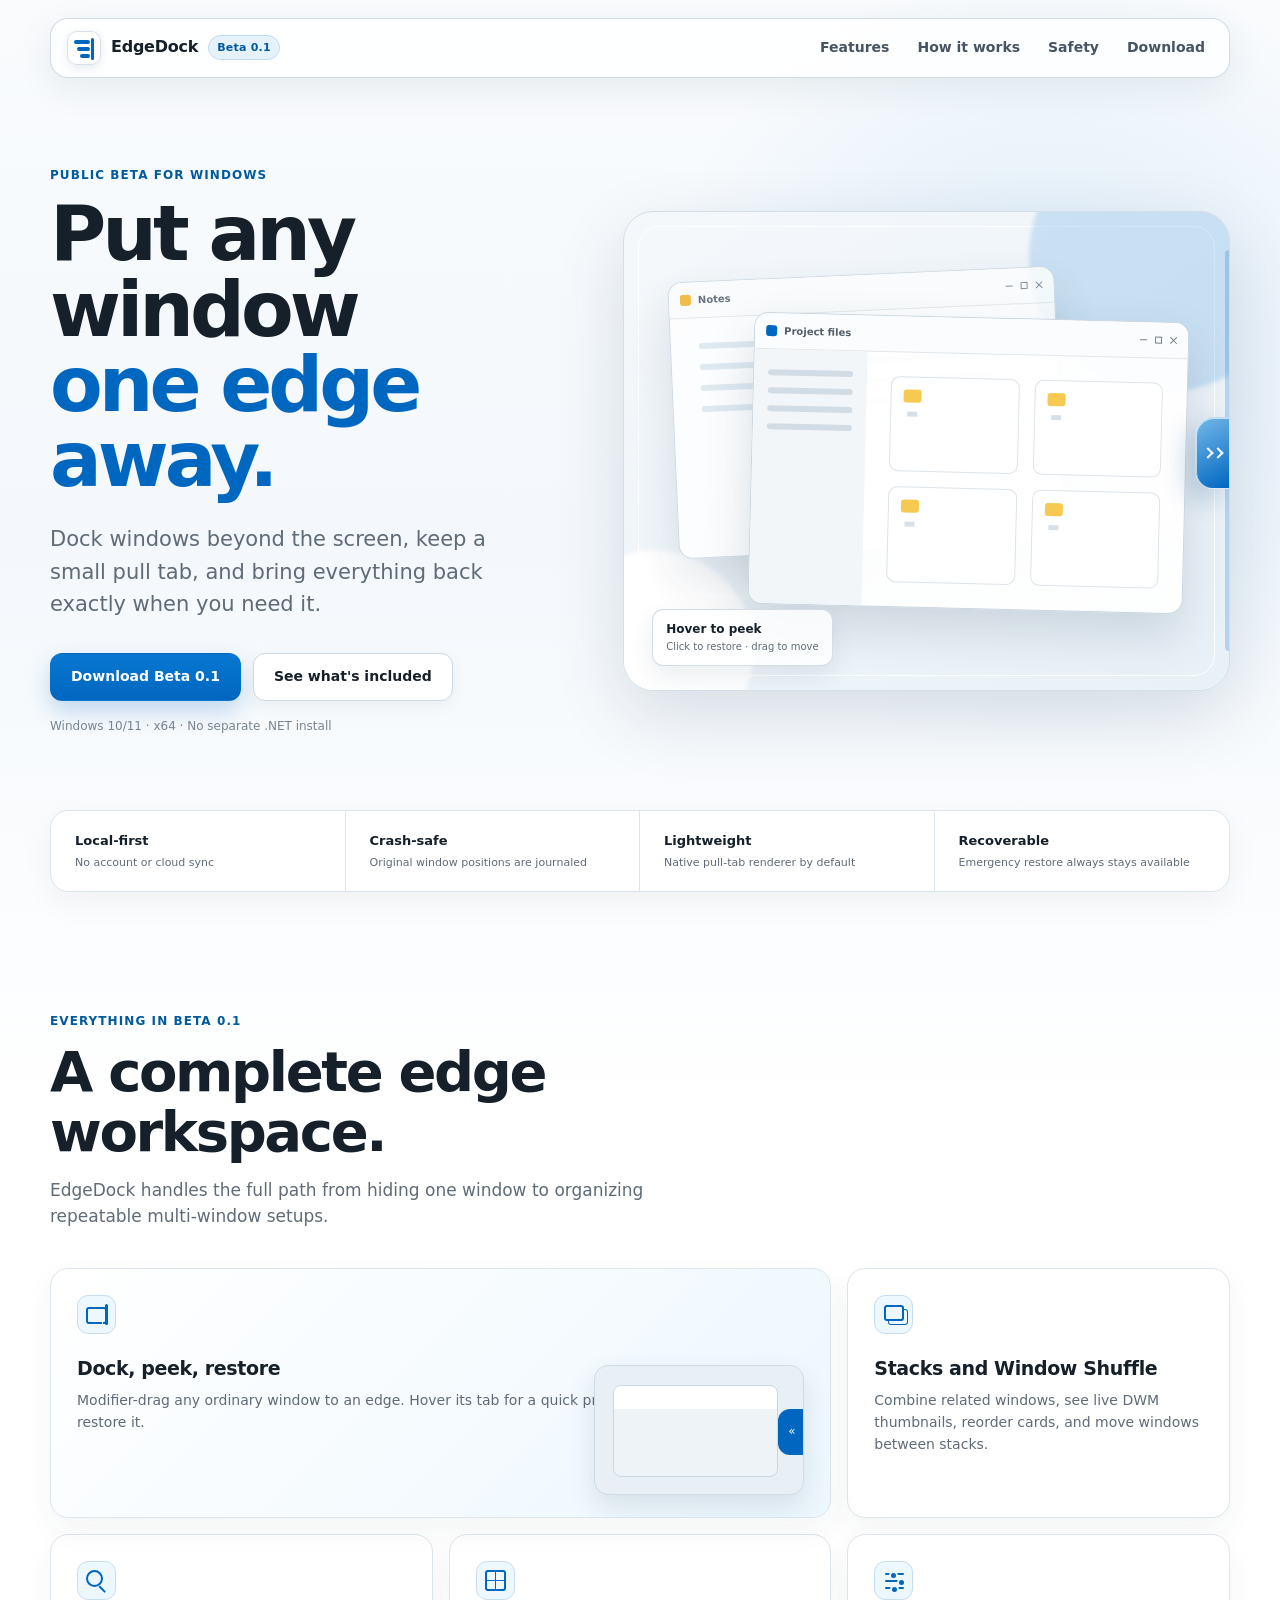
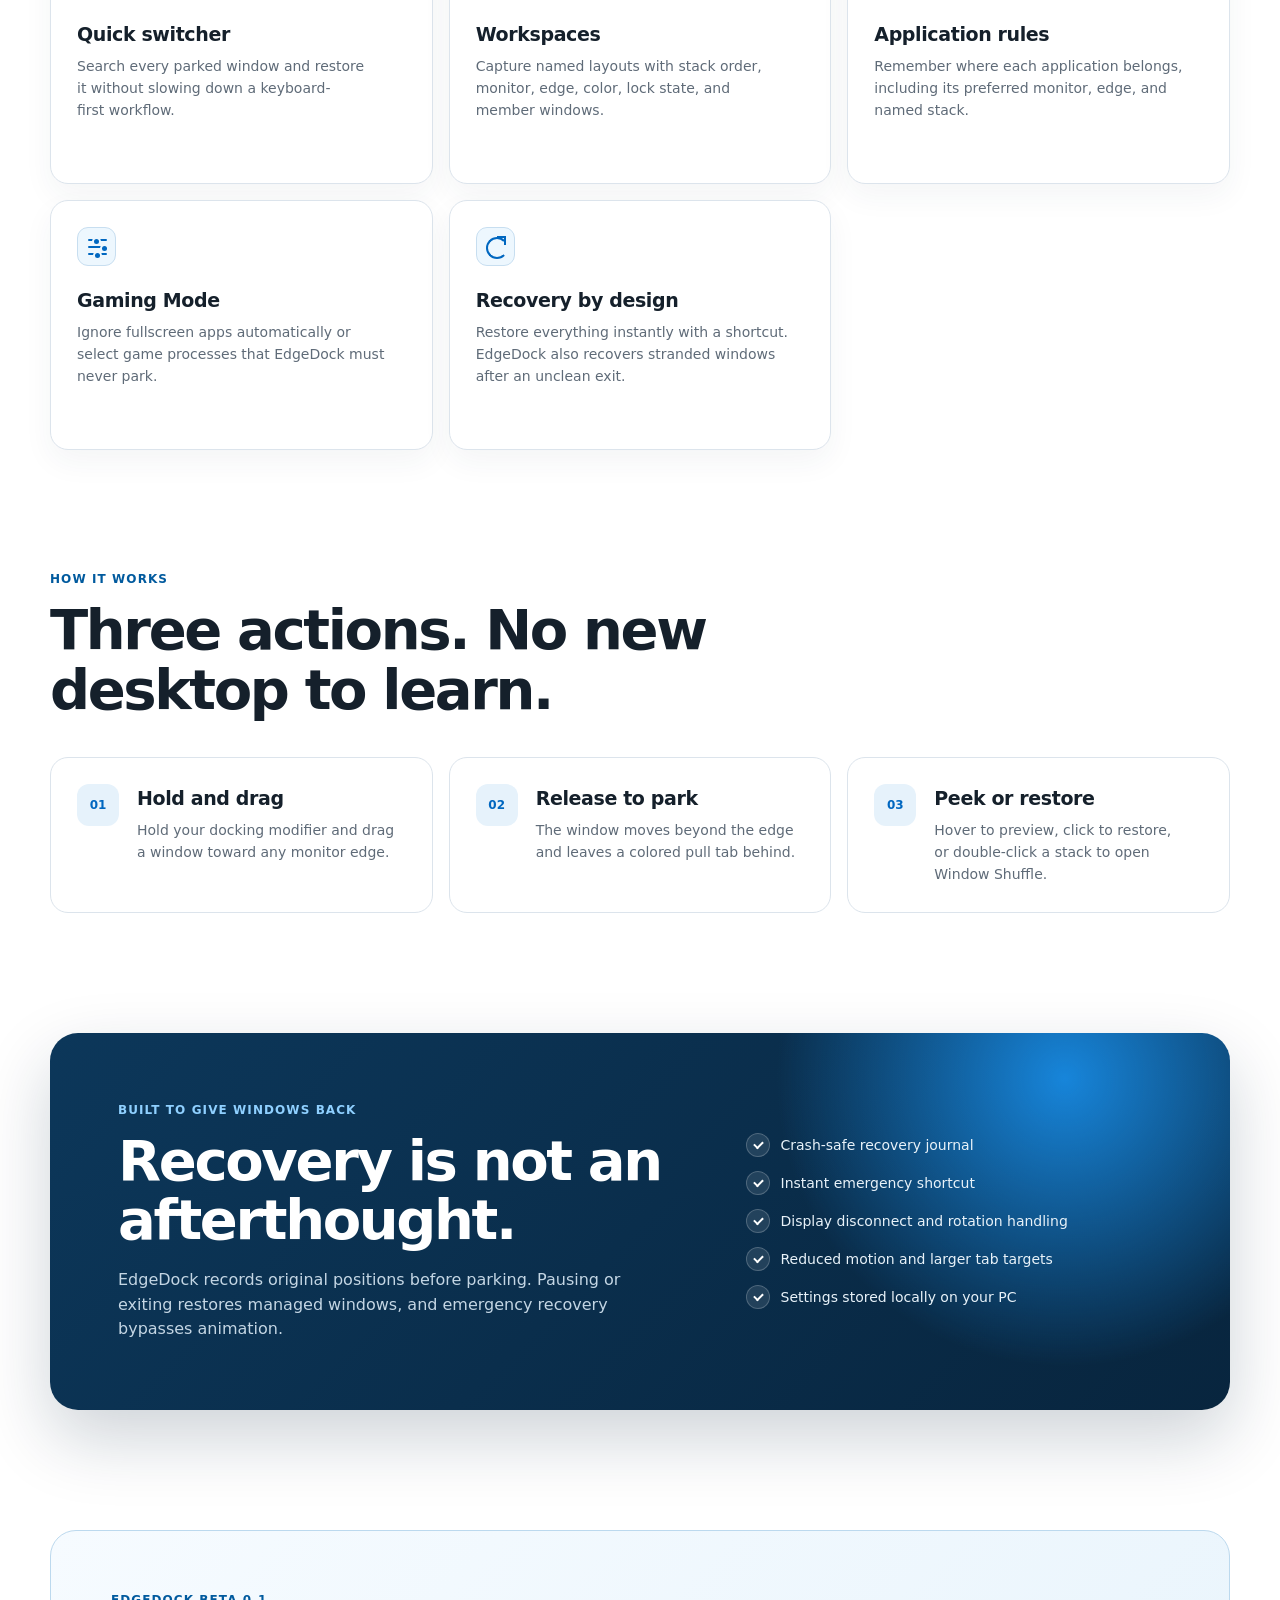
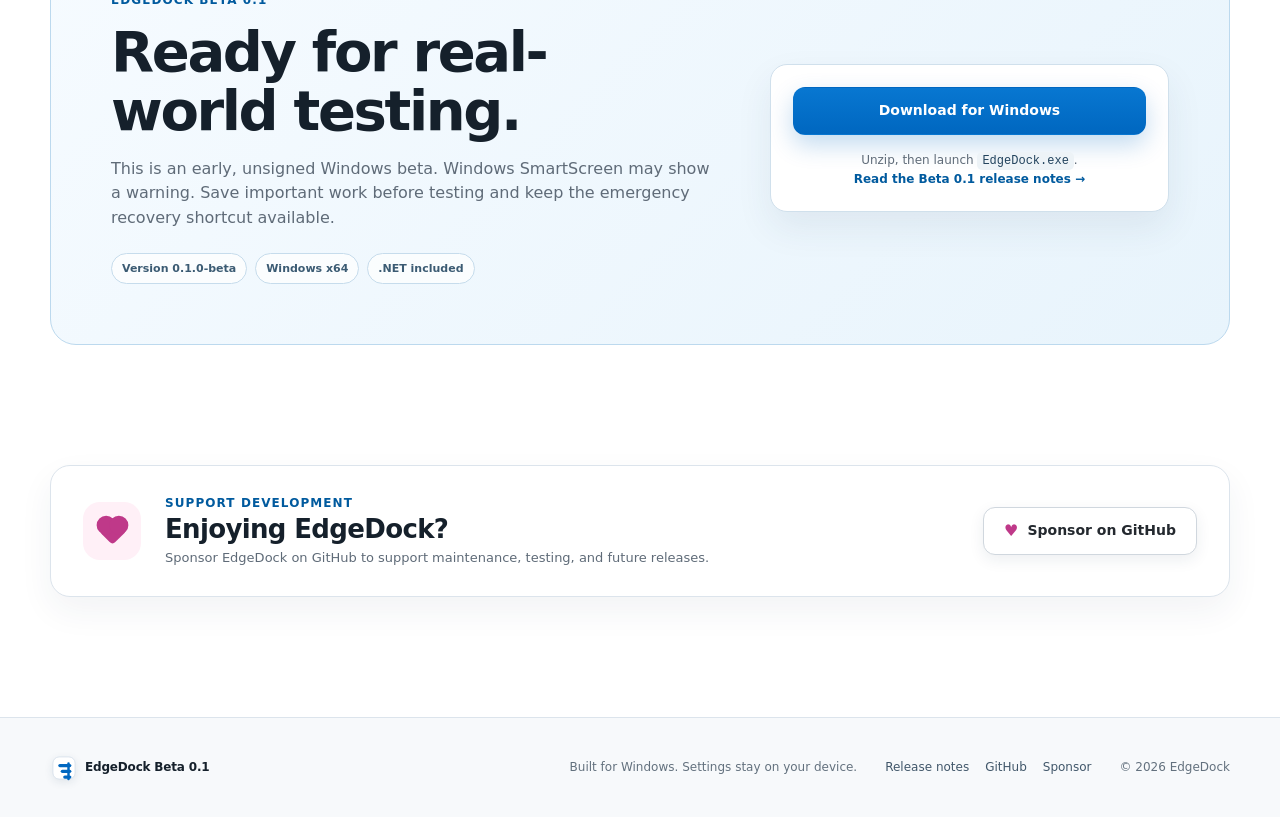
<file: index.html>
<!doctype html>
<html lang="en">
<head>
  <meta charset="utf-8">
  <meta name="viewport" content="width=device-width, initial-scale=1">
  <meta name="theme-color" content="#f4f8fc">
  <meta name="description" content="EdgeDock Beta 0.1 keeps windows one screen edge away with pull tabs, live stacks, workspaces, rules, and crash-safe recovery.">
  <title>EdgeDock Beta 0.1 &mdash; Windows, one edge away</title>
  <link rel="stylesheet" href="styles.css">
</head>
<body>
  <a class="skip-link" href="#main">Skip to content</a>
  <header class="site-header">
    <a class="brand" href="#top" aria-label="EdgeDock home">
      <span class="brand-mark" aria-hidden="true"><i></i><i></i><i></i><b></b></span>
      <span>EdgeDock</span>
      <span class="beta-badge">Beta 0.1</span>
    </a>
    <nav aria-label="Primary navigation">
      <a href="#features">Features</a>
      <a href="#how-it-works">How it works</a>
      <a href="#safety">Safety</a>
      <a href="#download">Download</a>
    </nav>
  </header>

  <main id="main">
    <section class="hero section" id="top">
      <div class="hero-copy">
        <p class="eyebrow">Public beta for Windows</p>
        <h1>Put any window<br><span>one edge away.</span></h1>
        <p class="hero-lede">Dock windows beyond the screen, keep a small pull tab, and bring everything back exactly when you need it.</p>
        <div class="hero-actions">
          <a class="button primary" href="https://github.com/lol40560/EdgeDock-Website/releases/download/v0.1.0-beta/EdgeDock-Beta-0.1-win-x64.zip">Download Beta 0.1</a>
          <a class="button secondary" href="#features">See what's included</a>
        </div>
        <p class="compatibility">Windows 10/11 &middot; x64 &middot; No separate .NET install</p>
      </div>

      <div class="product-stage" aria-label="Illustration of EdgeDock parking windows at the screen edge">
        <div class="desktop-glow glow-one"></div>
        <div class="desktop-glow glow-two"></div>
        <div class="demo-window back-window">
          <div class="window-bar"><span class="mini-icon"></span><span>Notes</span><span class="window-controls" aria-hidden="true"><i></i><i></i><i></i></span></div>
          <div class="note-lines"><i></i><i></i><i></i><i></i></div>
        </div>
        <div class="demo-window front-window">
          <div class="window-bar"><span class="mini-icon blue"></span><span>Project files</span><span class="window-controls" aria-hidden="true"><i></i><i></i><i></i></span></div>
          <div class="file-grid">
            <div class="side-list"><i></i><i></i><i></i><i></i></div>
            <div class="folders"><span></span><span></span><span></span><span></span></div>
          </div>
        </div>
        <div class="edge-rail"></div>
        <div class="pull-tab-demo" aria-hidden="true"><span></span><span></span></div>
        <div class="demo-caption"><strong>Hover to peek</strong><span>Click to restore &middot; drag to move</span></div>
      </div>
    </section>

    <section class="trust-strip" aria-label="Product highlights">
      <div><strong>Local-first</strong><span>No account or cloud sync</span></div>
      <div><strong>Crash-safe</strong><span>Original window positions are journaled</span></div>
      <div><strong>Lightweight</strong><span>Native pull-tab renderer by default</span></div>
      <div><strong>Recoverable</strong><span>Emergency restore always stays available</span></div>
    </section>

    <section class="section feature-section" id="features">
      <div class="section-heading">
        <p class="eyebrow">Everything in Beta 0.1</p>
        <h2>A complete edge workspace.</h2>
        <p>EdgeDock handles the full path from hiding one window to organizing repeatable multi-window setups.</p>
      </div>
      <div class="feature-grid">
        <article class="feature-card featured">
          <span class="feature-icon icon-dock" aria-hidden="true"></span>
          <h3>Dock, peek, restore</h3>
          <p>Modifier-drag any ordinary window to an edge. Hover its tab for a quick preview, then click to restore it.</p>
          <div class="mini-edge-demo"><span class="mini-window"></span><span class="mini-tab">&lsaquo;&lsaquo;</span></div>
        </article>
        <article class="feature-card">
          <span class="feature-icon icon-stack" aria-hidden="true"></span>
          <h3>Stacks and Window Shuffle</h3>
          <p>Combine related windows, see live DWM thumbnails, reorder cards, and move windows between stacks.</p>
        </article>
        <article class="feature-card">
          <span class="feature-icon icon-search" aria-hidden="true"></span>
          <h3>Quick switcher</h3>
          <p>Search every parked window and restore it without slowing down a keyboard-first workflow.</p>
        </article>
        <article class="feature-card">
          <span class="feature-icon icon-workspace" aria-hidden="true"></span>
          <h3>Workspaces</h3>
          <p>Capture named layouts with stack order, monitor, edge, color, lock state, and member windows.</p>
        </article>
        <article class="feature-card">
          <span class="feature-icon icon-rules" aria-hidden="true"></span>
          <h3>Application rules</h3>
          <p>Remember where each application belongs, including its preferred monitor, edge, and named stack.</p>
        </article>
        <article class="feature-card">
          <span class="feature-icon icon-rules" aria-hidden="true"></span>
          <h3>Gaming Mode</h3>
          <p>Ignore fullscreen apps automatically or select game processes that EdgeDock must never park.</p>
        </article>
        <article class="feature-card">
          <span class="feature-icon icon-recovery" aria-hidden="true"></span>
          <h3>Recovery by design</h3>
          <p>Restore everything instantly with a shortcut. EdgeDock also recovers stranded windows after an unclean exit.</p>
        </article>
      </div>
    </section>

    <section class="section workflow-section" id="how-it-works">
      <div class="section-heading compact">
        <p class="eyebrow">How it works</p>
        <h2>Three actions. No new desktop to learn.</h2>
      </div>
      <ol class="steps">
        <li><span>01</span><div><h3>Hold and drag</h3><p>Hold your docking modifier and drag a window toward any monitor edge.</p></div></li>
        <li><span>02</span><div><h3>Release to park</h3><p>The window moves beyond the edge and leaves a colored pull tab behind.</p></div></li>
        <li><span>03</span><div><h3>Peek or restore</h3><p>Hover to preview, click to restore, or double-click a stack to open Window Shuffle.</p></div></li>
      </ol>
    </section>

    <section class="section safety-section" id="safety">
      <div class="safety-panel">
        <div>
          <p class="eyebrow">Built to give windows back</p>
          <h2>Recovery is not an afterthought.</h2>
          <p>EdgeDock records original positions before parking. Pausing or exiting restores managed windows, and emergency recovery bypasses animation.</p>
        </div>
        <ul>
          <li><span class="check-icon" aria-hidden="true"></span> Crash-safe recovery journal</li>
          <li><span class="check-icon" aria-hidden="true"></span> Instant emergency shortcut</li>
          <li><span class="check-icon" aria-hidden="true"></span> Display disconnect and rotation handling</li>
          <li><span class="check-icon" aria-hidden="true"></span> Reduced motion and larger tab targets</li>
          <li><span class="check-icon" aria-hidden="true"></span> Settings stored locally on your PC</li>
        </ul>
      </div>
    </section>

    <section class="section beta-section" id="download">
      <div class="beta-card">
        <div>
          <p class="eyebrow">EdgeDock Beta 0.1</p>
          <h2>Ready for real-world testing.</h2>
          <p>This is an early, unsigned Windows beta. Windows SmartScreen may show a warning. Save important work before testing and keep the emergency recovery shortcut available.</p>
          <div class="release-pills"><span>Version 0.1.0-beta</span><span>Windows x64</span><span>.NET included</span></div>
        </div>
        <div class="download-panel">
          <a class="button primary wide" href="https://github.com/lol40560/EdgeDock-Website/releases/download/v0.1.0-beta/EdgeDock-Beta-0.1-win-x64.zip">Download for Windows</a>
          <p>Unzip, then launch <code>EdgeDock.exe</code>.</p>
          <a class="text-link" href="release-notes.html">Read the Beta 0.1 release notes &rarr;</a>
        </div>
      </div>
    </section>

    <section class="section support-section" id="support">
      <div class="support-card">
        <div class="sponsor-heart" aria-hidden="true"><span></span></div>
        <div><p class="eyebrow">Support development</p><h2>Enjoying EdgeDock?</h2><p>Sponsor EdgeDock on GitHub to support maintenance, testing, and future releases.</p></div>
        <a class="button sponsor-button" href="https://github.com/sponsors/lol40560">Sponsor on GitHub</a>
      </div>
    </section>
  </main>

  <footer>
    <div class="brand footer-brand"><span class="brand-mark small" aria-hidden="true"><i></i><i></i><i></i><b></b></span><span>EdgeDock Beta 0.1</span></div>
    <p>Built for Windows. Settings stay on your device.</p>
    <div><a href="release-notes.html">Release notes</a><a href="https://github.com/lol40560/EdgeDock-Website">GitHub</a><a href="https://github.com/sponsors/lol40560">Sponsor</a></div>
    <p class="copyright">&copy; 2026 EdgeDock</p>
  </footer>
</body>
</html>
</file>
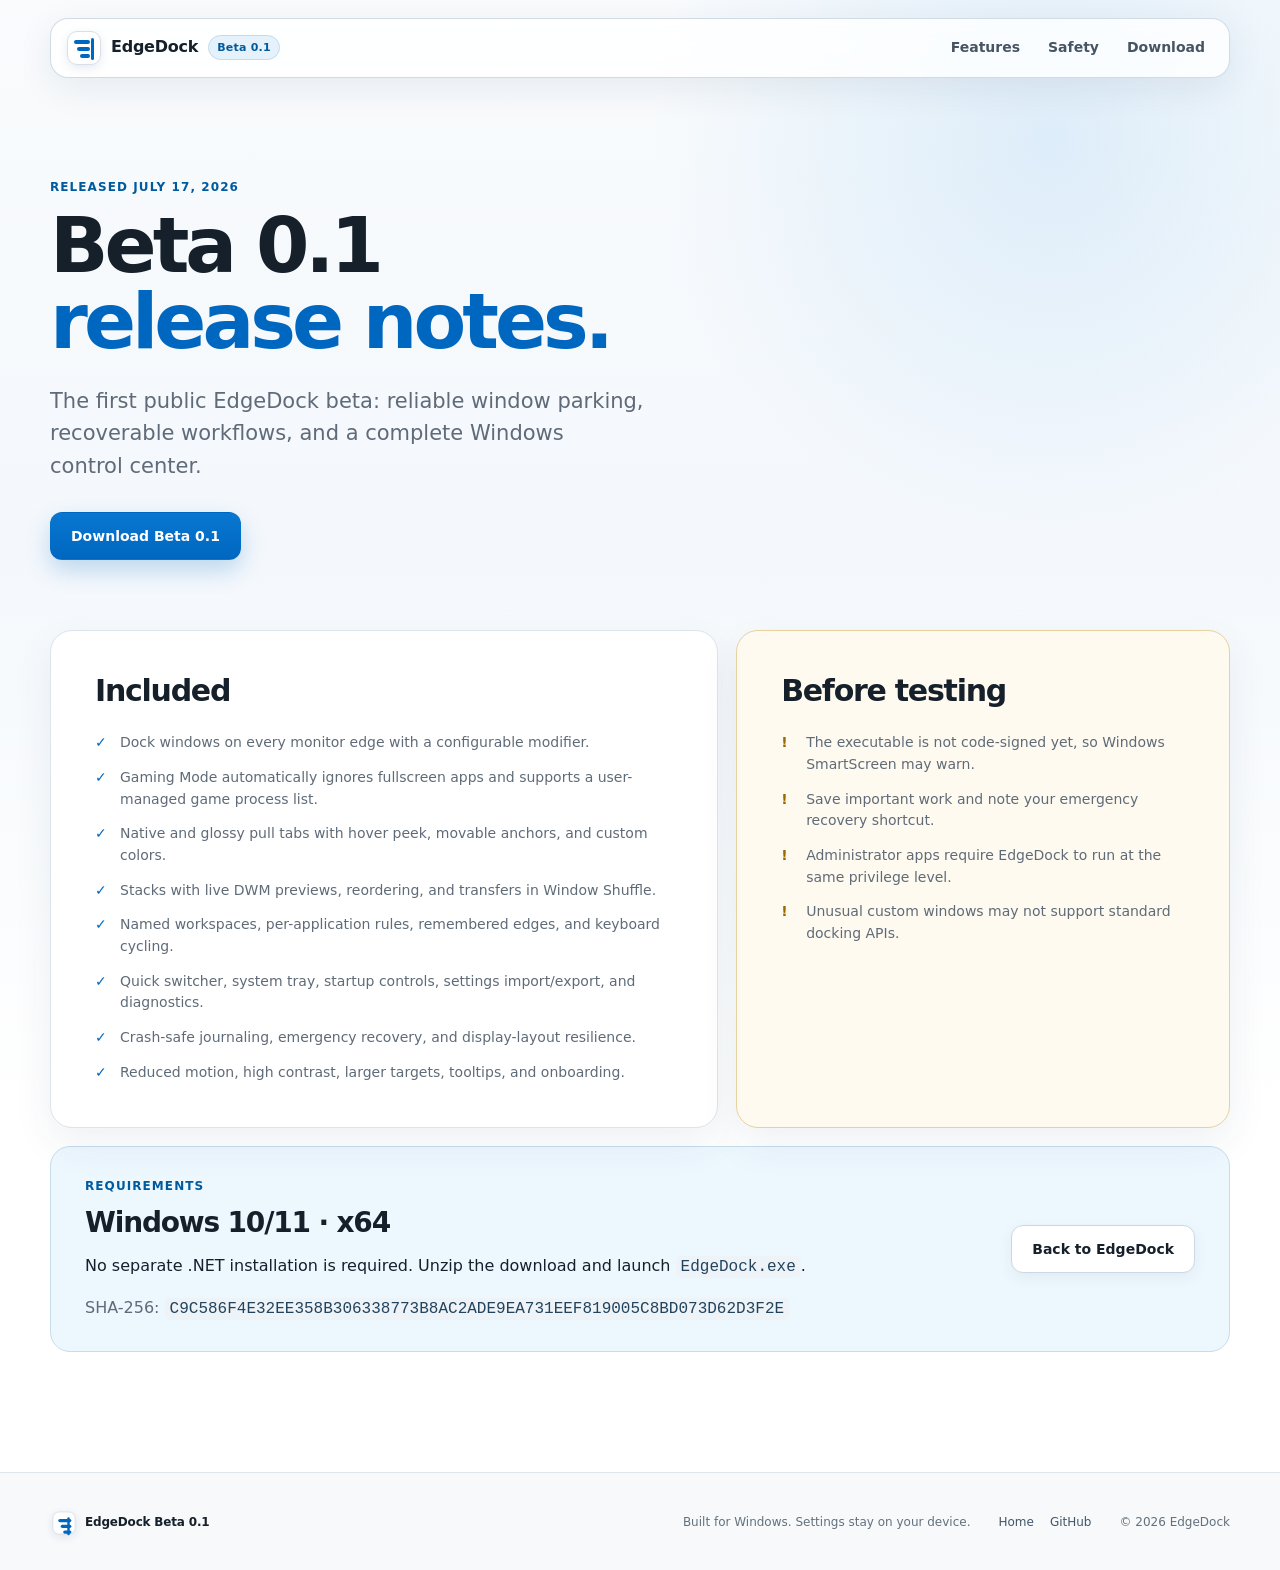
<file: release-notes.html>
<!doctype html>
<html lang="en">
<head>
  <meta charset="utf-8">
  <meta name="viewport" content="width=device-width, initial-scale=1">
  <meta name="theme-color" content="#f4f8fc">
  <meta name="description" content="Release notes for EdgeDock Beta 0.1.">
  <title>EdgeDock Beta 0.1 &mdash; Release notes</title>
  <link rel="stylesheet" href="styles.css">
</head>
<body>
  <header class="site-header">
    <a class="brand" href="index.html"><span class="brand-mark" aria-hidden="true"><i></i><i></i><i></i><b></b></span><span>EdgeDock</span><span class="beta-badge">Beta 0.1</span></a>
    <nav aria-label="Release navigation"><a href="index.html#features">Features</a><a href="index.html#safety">Safety</a><a href="index.html#download">Download</a></nav>
  </header>
  <main class="notes-page">
    <section class="section notes-hero">
      <p class="eyebrow">Released July 17, 2026</p>
      <h1>Beta 0.1<br><span>release notes.</span></h1>
      <p class="hero-lede">The first public EdgeDock beta: reliable window parking, recoverable workflows, and a complete Windows control center.</p>
      <a class="button primary" href="https://github.com/lol40560/EdgeDock-Website/releases/download/v0.1.0-beta/EdgeDock-Beta-0.1-win-x64.zip">Download Beta 0.1</a>
    </section>
    <section class="section notes-layout">
      <article class="notes-card"><h2>Included</h2><ul><li>Dock windows on every monitor edge with a configurable modifier.</li><li>Gaming Mode automatically ignores fullscreen apps and supports a user-managed game process list.</li><li>Native and glossy pull tabs with hover peek, movable anchors, and custom colors.</li><li>Stacks with live DWM previews, reordering, and transfers in Window Shuffle.</li><li>Named workspaces, per-application rules, remembered edges, and keyboard cycling.</li><li>Quick switcher, system tray, startup controls, settings import/export, and diagnostics.</li><li>Crash-safe journaling, emergency recovery, and display-layout resilience.</li><li>Reduced motion, high contrast, larger targets, tooltips, and onboarding.</li></ul></article>
      <aside class="notes-card caution"><h2>Before testing</h2><ul><li>The executable is not code-signed yet, so Windows SmartScreen may warn.</li><li>Save important work and note your emergency recovery shortcut.</li><li>Administrator apps require EdgeDock to run at the same privilege level.</li><li>Unusual custom windows may not support standard docking APIs.</li></ul></aside>
    </section>
    <section class="section notes-requirements"><div><p class="eyebrow">Requirements</p><h2>Windows 10/11 &middot; x64</h2><p>No separate .NET installation is required. Unzip the download and launch <code>EdgeDock.exe</code>.</p><p class="checksum">SHA-256: <code>C9C586F4E32EE358B306338773B8AC2ADE9EA731EEF819005C8BD073D62D3F2E</code></p></div><a class="button secondary" href="index.html">Back to EdgeDock</a></section>
  </main>
  <footer><div class="brand footer-brand"><span class="brand-mark small" aria-hidden="true"><i></i><i></i><i></i><b></b></span><span>EdgeDock Beta 0.1</span></div><p>Built for Windows. Settings stay on your device.</p><div><a href="index.html">Home</a><a href="https://github.com/lol40560/EdgeDock-Website">GitHub</a></div><p class="copyright">&copy; 2026 EdgeDock</p></footer>
</body>
</html>
</file>
<file: styles.css>
:root {
  color-scheme: light;
  --blue: #0067c0;
  --blue-strong: #005a9e;
  --blue-soft: #e6f2fb;
  --ink: #15202b;
  --muted: #5f6b78;
  --line: #dce4ec;
  --surface: #ffffff;
  --canvas: #f4f8fc;
  --shadow: 0 24px 70px rgba(23, 50, 77, 0.14);
  --ease: cubic-bezier(.23, 1, .32, 1);
}

* { box-sizing: border-box; }
html { scroll-behavior: smooth; }
body {
  margin: 0;
  font-family: "Segoe UI Variable Text", "Segoe UI", system-ui, sans-serif;
  color: var(--ink);
  background:
    radial-gradient(circle at 82% 9%, rgba(84, 167, 232, .16), transparent 25rem),
    linear-gradient(180deg, #f9fbfd 0, var(--canvas) 34rem, #fff 70rem);
  line-height: 1.55;
}

a { color: inherit; }
.skip-link { position: fixed; left: 1rem; top: -4rem; z-index: 100; padding: .7rem 1rem; color: #fff; background: var(--blue); border-radius: .5rem; }
.skip-link:focus { top: 1rem; }

.site-header {
  position: sticky;
  top: 0;
  z-index: 50;
  display: flex;
  align-items: center;
  justify-content: space-between;
  width: min(1180px, calc(100% - 40px));
  margin: 18px auto 0;
  padding: 10px 12px 10px 16px;
  border: 1px solid rgba(203, 215, 226, .9);
  border-radius: 18px;
  background: rgba(255, 255, 255, .82);
  box-shadow: 0 10px 36px rgba(26, 48, 70, .08);
  backdrop-filter: blur(18px) saturate(150%);
}

.brand { display: inline-flex; align-items: center; gap: 10px; font-weight: 700; text-decoration: none; letter-spacing: -.015em; }
.brand-mark { position: relative; display: inline-block; width: 34px; height: 34px; border: 1px solid #d6e0ea; border-radius: 10px; background: #fff; box-shadow: 0 3px 10px rgba(28, 58, 88, .1); }
.brand-mark i, .brand-mark b { position: absolute; display: block; height: 4px; border-radius: 3px; background: var(--blue); }
.brand-mark i:nth-child(1) { width: 16px; left: 6px; top: 8px; }
.brand-mark i:nth-child(2) { width: 13px; left: 9px; top: 15px; }
.brand-mark i:nth-child(3) { width: 10px; left: 12px; top: 22px; }
.brand-mark b { width: 3px; height: 22px; right: 6px; top: 6px; }
.brand-mark.small { width: 28px; height: 28px; border-radius: 8px; transform: scale(.82); margin-right: -3px; }
.beta-badge { padding: 3px 8px; color: #005a9e; background: var(--blue-soft); border: 1px solid #bfdbef; border-radius: 999px; font-size: 11px; font-weight: 700; letter-spacing: .02em; }

nav { display: flex; align-items: center; gap: 4px; }
nav a { padding: 8px 12px; color: #465463; border-radius: 10px; font-size: 14px; font-weight: 600; text-decoration: none; transition: color 140ms ease, background 140ms ease; }
nav a:hover, nav a:focus-visible { color: var(--blue-strong); background: #edf5fb; outline: none; }

.section { width: min(1180px, calc(100% - 40px)); margin-inline: auto; }
.hero { display: grid; grid-template-columns: .9fr 1.1fr; gap: clamp(32px, 6vw, 86px); align-items: center; min-height: 700px; padding-block: 88px 74px; }
.eyebrow { margin: 0 0 12px; color: var(--blue-strong); font-size: 12px; font-weight: 800; letter-spacing: .09em; text-transform: uppercase; }
h1, h2, h3, p { text-wrap: pretty; }
h1 { margin: 0; font-size: clamp(52px, 6vw, 82px); line-height: .98; letter-spacing: -.052em; }
h1 span { color: var(--blue); }
.hero-lede { max-width: 610px; margin: 26px 0 0; color: var(--muted); font-size: clamp(18px, 2vw, 21px); line-height: 1.55; }
.hero-actions { display: flex; flex-wrap: wrap; gap: 12px; margin-top: 32px; }
.button { display: inline-flex; min-height: 48px; align-items: center; justify-content: center; padding: 0 20px; border: 1px solid transparent; border-radius: 12px; font-size: 14px; font-weight: 700; text-decoration: none; transition: transform 140ms var(--ease), box-shadow 140ms ease, background 140ms ease, border-color 140ms ease; }
.button:hover { transform: translateY(-1px); }
.button:active { transform: scale(.98); }
.button:focus-visible { outline: 3px solid rgba(0, 103, 192, .22); outline-offset: 3px; }
.button.primary { color: #fff; background: linear-gradient(180deg, #0877d1, var(--blue)); box-shadow: 0 10px 24px rgba(0, 103, 192, .24); }
.button.primary:hover { background: linear-gradient(180deg, #087edc, #005fae); box-shadow: 0 13px 28px rgba(0, 103, 192, .3); }
.button.secondary { color: var(--ink); background: #fff; border-color: #ccd8e3; box-shadow: 0 5px 15px rgba(25, 49, 74, .06); }
.button.secondary:hover { border-color: #9fb8ce; background: #fafdff; }
.button.wide { width: 100%; }
.button.sponsor-button { color: #24292f; border-color: #d0d7de; background: #fff; box-shadow: 0 5px 15px rgba(25, 49, 74, .08); }
.button.sponsor-button::before { content: "\2665"; margin-right: 9px; color: #bf3989; font-size: 16px; line-height: 1; }
.button.sponsor-button:hover { border-color: #bf3989; background: #fff7fb; box-shadow: 0 9px 20px rgba(191, 57, 137, .14); }
.compatibility { margin: 16px 0 0; color: #778492; font-size: 12px; }

.product-stage { position: relative; min-height: 480px; overflow: hidden; border: 1px solid #d3dee8; border-radius: 30px; background: linear-gradient(145deg, #f5f8fb 0%, #e8f1f8 100%); box-shadow: var(--shadow); }
.product-stage::before { content: ""; position: absolute; inset: 14px; border: 1px solid rgba(255, 255, 255, .9); border-radius: 21px; pointer-events: none; }
.desktop-glow { position: absolute; border-radius: 50%; filter: blur(2px); }
.glow-one { width: 270px; height: 270px; right: -70px; top: -90px; background: rgba(65, 150, 220, .22); }
.glow-two { width: 200px; height: 200px; left: -70px; bottom: -60px; background: rgba(255, 255, 255, .95); }
.demo-window { position: absolute; overflow: hidden; border: 1px solid #cbd6df; border-radius: 14px; background: rgba(255,255,255,.93); box-shadow: 0 22px 48px rgba(38, 65, 89, .16); }
.back-window { width: 64%; height: 58%; left: 8%; top: 13%; transform: rotate(-2.5deg); opacity: .86; }
.front-window { width: 72%; height: 61%; right: 7%; top: 22%; transform: rotate(1.4deg); }
.window-bar { display: flex; align-items: center; gap: 7px; height: 36px; padding: 0 11px; border-bottom: 1px solid #e1e7ec; color: #52606d; font-size: 10px; font-weight: 600; background: #fbfcfd; }
.mini-icon { width: 11px; height: 11px; border-radius: 3px; background: #f0b429; }
.mini-icon.blue { background: var(--blue); }
.window-controls { display: flex; align-items: center; gap: 8px; margin-left: auto; }
.window-controls i { position: relative; display: block; width: 7px; height: 7px; }
.window-controls i:first-child::before { content: ""; position: absolute; left: 0; right: 0; top: 3px; height: 1px; background: #73808d; }
.window-controls i:nth-child(2) { border: 1px solid #73808d; }
.window-controls i:last-child::before,
.window-controls i:last-child::after { content: ""; position: absolute; left: 3px; top: -1px; width: 1px; height: 9px; background: #73808d; }
.window-controls i:last-child::before { transform: rotate(45deg); }
.window-controls i:last-child::after { transform: rotate(-45deg); }
.note-lines { display: grid; gap: 15px; padding: 25px 28px; }
.note-lines i { display: block; height: 6px; border-radius: 4px; background: #dce7ef; }
.note-lines i:nth-child(2) { width: 78%; }
.note-lines i:nth-child(3) { width: 88%; }
.note-lines i:nth-child(4) { width: 58%; }
.file-grid { display: grid; grid-template-columns: 26% 1fr; height: calc(100% - 36px); }
.side-list { display: grid; align-content: start; gap: 12px; padding: 20px 14px; background: #f3f6f8; }
.side-list i { height: 6px; border-radius: 4px; background: #d2dce5; }
.folders { display: grid; grid-template-columns: 1fr 1fr; gap: 15px; padding: 24px; }
.folders span { position: relative; min-height: 54px; border: 1px solid #dce4ea; border-radius: 9px; background: #fff; }
.folders span::before { content: ""; position: absolute; width: 18px; height: 13px; left: 12px; top: 12px; border-radius: 3px; background: #f6c950; box-shadow: 0 18px 0 -4px #d8e0e7; }
.edge-rail { position: absolute; top: 8%; right: 0; width: 4px; height: 84%; border-radius: 4px 0 0 4px; background: rgba(0, 103, 192, .22); }
.pull-tab-demo { position: absolute; right: 0; top: 43%; display: flex; align-items: center; justify-content: center; gap: 2px; width: 34px; height: 72px; border: 1px solid rgba(255,255,255,.75); border-right: 0; border-radius: 18px 0 0 18px; background: linear-gradient(150deg, #75b9e9, #0067c0); box-shadow: -8px 10px 26px rgba(0, 75, 133, .22), inset 1px 1px rgba(255,255,255,.65); animation: tab-breathe 3.4s var(--ease) infinite; }
.pull-tab-demo span { width: 8px; height: 8px; border-right: 2px solid #fff; border-bottom: 2px solid #fff; transform: rotate(-45deg); opacity: .95; }
.demo-caption { position: absolute; left: 28px; bottom: 24px; display: flex; flex-direction: column; padding: 10px 13px; border: 1px solid rgba(203, 215, 226, .85); border-radius: 11px; background: rgba(255,255,255,.82); backdrop-filter: blur(12px); box-shadow: 0 10px 24px rgba(31, 58, 84, .09); }
.demo-caption strong { font-size: 12px; }
.demo-caption span { margin-top: 1px; color: var(--muted); font-size: 10px; }
@keyframes tab-breathe { 0%, 72%, 100% { width: 34px; } 82%, 92% { width: 46px; } }

.trust-strip { display: grid; grid-template-columns: repeat(4, 1fr); width: min(1180px, calc(100% - 40px)); margin: 0 auto; border: 1px solid var(--line); border-radius: 18px; background: #fff; box-shadow: 0 10px 30px rgba(32, 55, 78, .05); }
.trust-strip div { padding: 20px 24px; border-right: 1px solid var(--line); }
.trust-strip div:last-child { border-right: 0; }
.trust-strip strong, .trust-strip span { display: block; }
.trust-strip strong { font-size: 13px; }
.trust-strip span { margin-top: 3px; color: var(--muted); font-size: 11px; }

.feature-section, .workflow-section, .safety-section, .beta-section, .support-section { padding-top: 120px; }
.section-heading { max-width: 680px; margin-bottom: 38px; }
.section-heading.compact { max-width: 800px; }
h2 { margin: 0; font-size: clamp(36px, 4.5vw, 56px); line-height: 1.06; letter-spacing: -.042em; }
.section-heading > p:last-child { margin: 16px 0 0; color: var(--muted); font-size: 17px; }
.feature-grid { display: grid; grid-template-columns: repeat(3, 1fr); gap: 16px; }
.feature-card { min-height: 250px; padding: 26px; overflow: hidden; border: 1px solid var(--line); border-radius: 18px; background: #fff; box-shadow: 0 12px 30px rgba(37, 63, 88, .05); transition: transform 180ms var(--ease), box-shadow 180ms ease, border-color 180ms ease; }
.feature-card:hover { transform: translateY(-3px); border-color: #b9d1e5; box-shadow: 0 18px 42px rgba(37, 63, 88, .1); }
.feature-card.featured { grid-column: span 2; position: relative; background: linear-gradient(135deg, #fff, #edf7fe); }
.feature-icon { position: relative; display: block; width: 39px; height: 39px; color: var(--blue); border: 1px solid #c7def0; border-radius: 11px; background: #edf7fe; }
.feature-icon::before, .feature-icon::after { content: ""; position: absolute; display: block; }
.icon-dock::before { width: 17px; height: 13px; left: 8px; top: 11px; border: 2px solid currentColor; border-radius: 3px; }
.icon-dock::after { width: 3px; height: 21px; right: 7px; top: 8px; border-radius: 3px; background: currentColor; box-shadow: -4px 5px 0 -1px #edf7fe; }
.icon-stack::before { width: 16px; height: 12px; left: 9px; top: 9px; border: 2px solid currentColor; border-radius: 3px; box-shadow: 4px 4px 0 -1px #edf7fe, 4px 4px 0 0 currentColor; }
.icon-search::before { width: 13px; height: 13px; left: 8px; top: 8px; border: 2px solid currentColor; border-radius: 50%; }
.icon-search::after { width: 9px; height: 2px; left: 21px; top: 23px; border-radius: 2px; background: currentColor; transform: rotate(45deg); transform-origin: left center; }
.icon-workspace::before { inset: 8px; border: 2px solid currentColor; border-radius: 3px; background: linear-gradient(90deg, transparent 46%, currentColor 46%, currentColor 54%, transparent 54%), linear-gradient(transparent 46%, currentColor 46%, currentColor 54%, transparent 54%); }
.icon-rules::before { width: 19px; height: 2px; left: 10px; top: 11px; border-radius: 2px; background: currentColor; box-shadow: 0 7px currentColor, 0 14px currentColor; }
.icon-rules::after { width: 5px; height: 5px; left: 14px; top: 9px; border: 2px solid #edf7fe; border-radius: 50%; background: currentColor; box-shadow: 8px 7px 0 -2px currentColor, 8px 7px 0 0 #edf7fe, 1px 14px 0 -2px currentColor, 1px 14px 0 0 #edf7fe; }
.icon-recovery::before { width: 18px; height: 18px; left: 9px; top: 9px; border: 2px solid currentColor; border-right-color: transparent; border-radius: 50%; }
.icon-recovery::after { width: 7px; height: 7px; right: 8px; top: 8px; border-top: 2px solid currentColor; border-right: 2px solid currentColor; }
.feature-card h3, .steps h3 { margin: 20px 0 7px; font-size: 19px; letter-spacing: -.02em; }
.feature-card p, .steps p { margin: 0; color: var(--muted); font-size: 14px; }
.mini-edge-demo { position: absolute; width: 210px; height: 130px; right: 26px; bottom: 22px; overflow: hidden; border: 1px solid #cddbe7; border-radius: 14px; background: #e8f0f6; box-shadow: 0 12px 28px rgba(25, 56, 84, .12); }
.mini-window { position: absolute; width: 165px; height: 92px; left: 18px; top: 19px; border: 1px solid #cbd7e1; border-radius: 8px; background: linear-gradient(#fff 23px, #eef3f7 23px); }
.mini-tab { position: absolute; right: 0; top: 43px; width: 25px; height: 46px; display: grid; place-items: center; color: #fff; border-radius: 12px 0 0 12px; background: var(--blue); font-size: 12px; letter-spacing: -.18em; }

.steps { display: grid; grid-template-columns: repeat(3, 1fr); gap: 16px; margin: 0; padding: 0; list-style: none; counter-reset: none; }
.steps li { display: grid; grid-template-columns: auto 1fr; gap: 18px; padding: 26px; border: 1px solid var(--line); border-radius: 18px; background: #fff; }
.steps li > span { display: grid; width: 42px; height: 42px; place-items: center; color: var(--blue); border-radius: 12px; background: var(--blue-soft); font-size: 12px; font-weight: 800; }
.steps h3 { margin-top: 0; }

.safety-panel { display: grid; grid-template-columns: 1.15fr .85fr; gap: 64px; padding: clamp(32px, 6vw, 68px); color: #fff; border-radius: 28px; background: radial-gradient(circle at 86% 12%, #1785da 0, transparent 18rem), linear-gradient(135deg, #0c375a, #08253e); box-shadow: 0 28px 70px rgba(8, 37, 62, .2); }
.safety-panel .eyebrow { color: #8fd0ff; }
.safety-panel p:last-child { max-width: 650px; margin: 18px 0 0; color: #c4d6e4; }
.safety-panel ul { display: grid; align-content: center; gap: 14px; margin: 0; padding: 0; list-style: none; }
.safety-panel li { display: flex; gap: 11px; align-items: center; color: #e8f2f9; font-size: 14px; }
.safety-panel li span { position: relative; display: block; flex: 0 0 auto; width: 24px; height: 24px; color: #fff; border: 1px solid rgba(255,255,255,.2); border-radius: 50%; background: rgba(255,255,255,.1); }
.safety-panel li .check-icon::after { content: ""; position: absolute; width: 7px; height: 4px; left: 7px; top: 7px; border-left: 2px solid #fff; border-bottom: 2px solid #fff; transform: rotate(-45deg); }

.beta-card { display: grid; grid-template-columns: 1.2fr .8fr; gap: 60px; align-items: center; padding: clamp(30px, 5vw, 60px); border: 1px solid #bcd9ee; border-radius: 26px; background: linear-gradient(135deg, #f6fbff, #e8f4fc); }
.beta-card > div > p:not(.eyebrow) { margin: 16px 0 0; color: var(--muted); }
.release-pills { display: flex; flex-wrap: wrap; gap: 8px; margin-top: 22px; }
.release-pills span { padding: 6px 10px; color: #3b5b73; border: 1px solid #c6dcec; border-radius: 999px; background: rgba(255,255,255,.7); font-size: 11px; font-weight: 600; }
.download-panel { padding: 22px; border: 1px solid #d0e0ec; border-radius: 17px; background: #fff; box-shadow: 0 16px 36px rgba(35, 67, 94, .08); }
.download-panel p { margin: 12px 0 8px; color: var(--muted); font-size: 12px; text-align: center; }
code { padding: 2px 5px; color: #22435d; border-radius: 5px; background: #edf3f7; font-family: "Cascadia Mono", Consolas, monospace; }
.text-link { display: block; color: var(--blue-strong); font-size: 12px; font-weight: 700; text-align: center; text-decoration: none; }
.text-link:hover { text-decoration: underline; }

.support-section { padding-bottom: 120px; }
.support-card { display: grid; grid-template-columns: auto 1fr auto; gap: 24px; align-items: center; padding: 28px 32px; border: 1px solid var(--line); border-radius: 20px; background: #fff; box-shadow: 0 14px 34px rgba(28, 53, 77, .06); }
.support-card .sponsor-heart { position: relative; display: grid; width: 58px; height: 58px; place-items: center; border-radius: 17px; background: #fff0f7; }
.sponsor-heart span { position: relative; width: 19px; height: 19px; border-radius: 4px 2px 4px 4px; background: #bf3989; transform: rotate(45deg); }
.sponsor-heart span::before, .sponsor-heart span::after { content: ""; position: absolute; width: 19px; height: 19px; border-radius: 50%; background: #bf3989; }
.sponsor-heart span::before { left: -9px; top: 0; }
.sponsor-heart span::after { left: 0; top: -9px; }
.support-card h2 { font-size: 26px; letter-spacing: -.025em; }
.support-card p:not(.eyebrow) { margin: 5px 0 0; color: var(--muted); font-size: 13px; }
.support-card .eyebrow { margin-bottom: 3px; }

footer { display: grid; grid-template-columns: 1fr auto auto auto; gap: 28px; align-items: center; padding: 28px max(24px, calc((100% - 1180px) / 2)); border-top: 1px solid var(--line); color: #63717e; background: #f7f9fb; font-size: 12px; }
footer > div:nth-of-type(2) { display: flex; gap: 16px; }
footer a { color: #41576a; text-decoration: none; }
footer a:hover { color: var(--blue); }
.footer-brand { color: var(--ink); }
.copyright { white-space: nowrap; }

@media (max-width: 900px) {
  .site-header { width: min(100% - 24px, 720px); }
  nav a { display: none; }
  nav a:last-child { display: inline-flex; }
  .section, .trust-strip { width: min(100% - 28px, 720px); }
  .hero { grid-template-columns: 1fr; min-height: auto; padding-top: 72px; }
  .product-stage { min-height: 430px; }
  .trust-strip { grid-template-columns: 1fr 1fr; }
  .trust-strip div:nth-child(2) { border-right: 0; }
  .trust-strip div:nth-child(-n+2) { border-bottom: 1px solid var(--line); }
  .feature-grid { grid-template-columns: 1fr 1fr; }
  .feature-card.featured { grid-column: 1 / -1; }
  .steps { grid-template-columns: 1fr; }
  .safety-panel, .beta-card { grid-template-columns: 1fr; gap: 34px; }
  footer { grid-template-columns: 1fr 1fr; }
}

@media (max-width: 620px) {
  h1 { font-size: 48px; }
  .site-header { margin-top: 10px; }
  .brand > span:nth-child(2) { font-size: 14px; }
  .hero { padding-top: 56px; }
  .hero-actions .button { width: 100%; }
  .product-stage { min-height: 360px; border-radius: 22px; }
  .back-window { width: 76%; left: 5%; }
  .front-window { width: 82%; right: 4%; }
  .folders { padding: 16px; gap: 10px; }
  .trust-strip, .feature-grid { grid-template-columns: 1fr; }
  .trust-strip div { border-right: 0; border-bottom: 1px solid var(--line); }
  .trust-strip div:last-child { border-bottom: 0; }
  .feature-card.featured { grid-column: auto; min-height: 360px; }
  .mini-edge-demo { left: 26px; right: auto; }
  .safety-panel, .beta-card { padding: 28px 22px; border-radius: 20px; }
  .support-card { grid-template-columns: auto 1fr; }
  .support-card .button { grid-column: 1 / -1; }
  footer { grid-template-columns: 1fr; justify-items: start; }
}

@media (prefers-reduced-motion: reduce) {
  html { scroll-behavior: auto; }
  *, *::before, *::after { animation-duration: .01ms !important; animation-iteration-count: 1 !important; transition-duration: .01ms !important; }
}

.notes-page { min-height: 100vh; }
.notes-hero { padding-top: 100px; padding-bottom: 70px; }
.notes-hero h1 { max-width: 850px; }
.notes-hero .button { margin-top: 30px; }
.notes-layout { display: grid; grid-template-columns: 1.15fr .85fr; gap: 18px; }
.notes-card { padding: clamp(26px, 4vw, 44px); border: 1px solid var(--line); border-radius: 22px; background: #fff; box-shadow: 0 16px 40px rgba(33, 59, 84, .07); }
.notes-card.caution { border-color: #e7d1a1; background: #fffaf0; }
.notes-card h2 { font-size: 30px; }
.notes-card ul { display: grid; gap: 13px; margin: 25px 0 0; padding: 0; list-style: none; }
.notes-card li { position: relative; padding-left: 25px; color: var(--muted); font-size: 14px; }
.notes-card li::before { content: "\2713"; position: absolute; left: 0; color: var(--blue); font-weight: 800; }
.notes-card.caution li::before { content: "!"; color: #9a6700; }
.notes-requirements { display: flex; align-items: center; justify-content: space-between; gap: 30px; margin-top: 18px; margin-bottom: 120px; padding: 30px 34px; border: 1px solid #c7ddec; border-radius: 20px; background: #edf7fe; }
.notes-requirements h2 { font-size: 28px; }
.notes-requirements p:last-child { margin: 7px 0 0; color: var(--muted); }
@media (max-width: 760px) { .notes-layout { grid-template-columns: 1fr; } .notes-requirements { align-items: flex-start; flex-direction: column; } }
</file>
